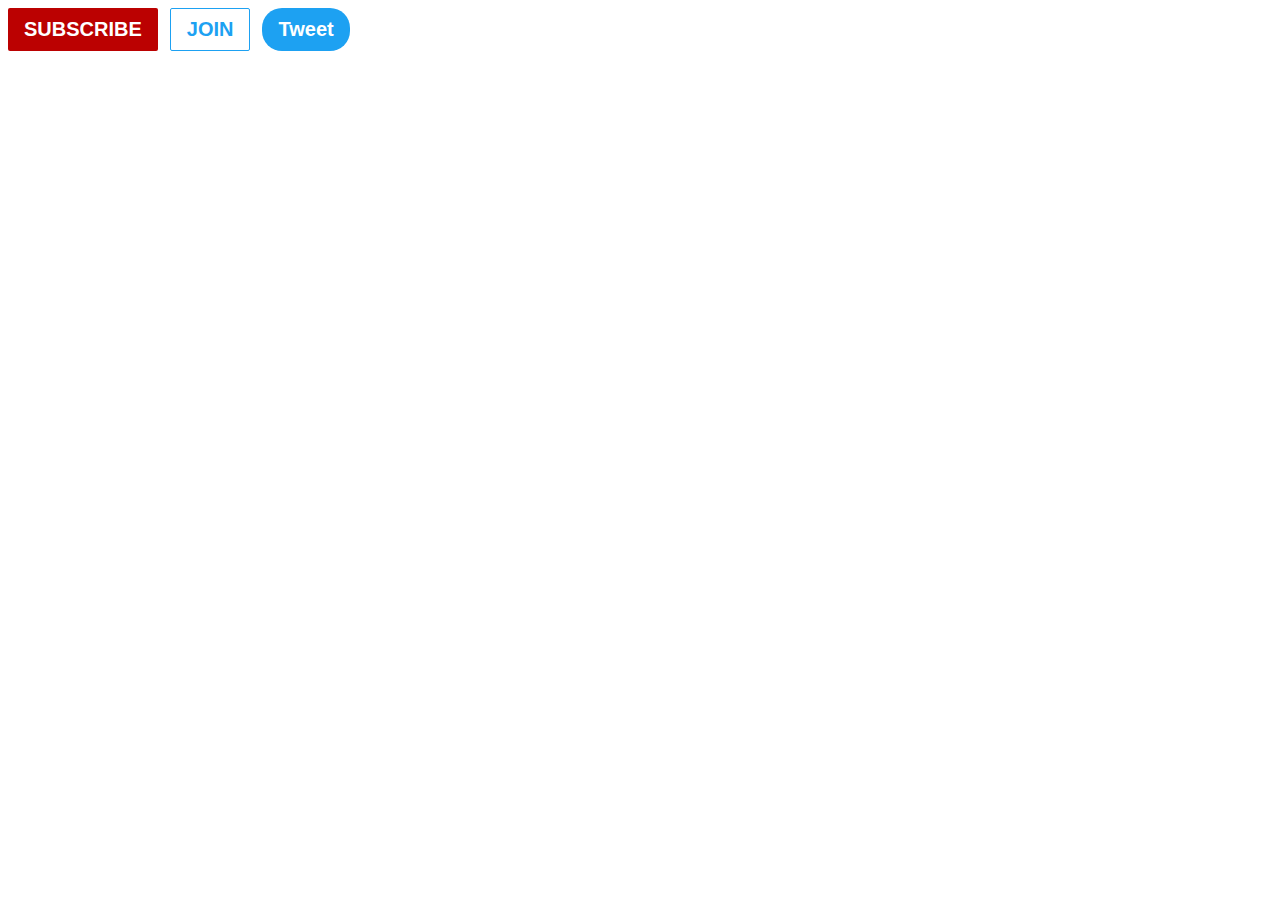
<file: intro-to-html/index.html>
<!DOCTYPE html>
<html lang="en">
<head>
  <meta charset="UTF-8">
  <meta name="viewport" content="width=device-width, initial-scale=1.0">
  <link rel="stylesheet" href="styles/style.css">
  <title>HTML and CSS practice</title>
</head>
<body>
    <button class="btn-1">
      SUBSCRIBE
    </button> 

    <button class="btn-2">
      JOIN
    </button> 

    <button class="btn-3">
      Tweet
    </button>
</body>
</html>
</file>
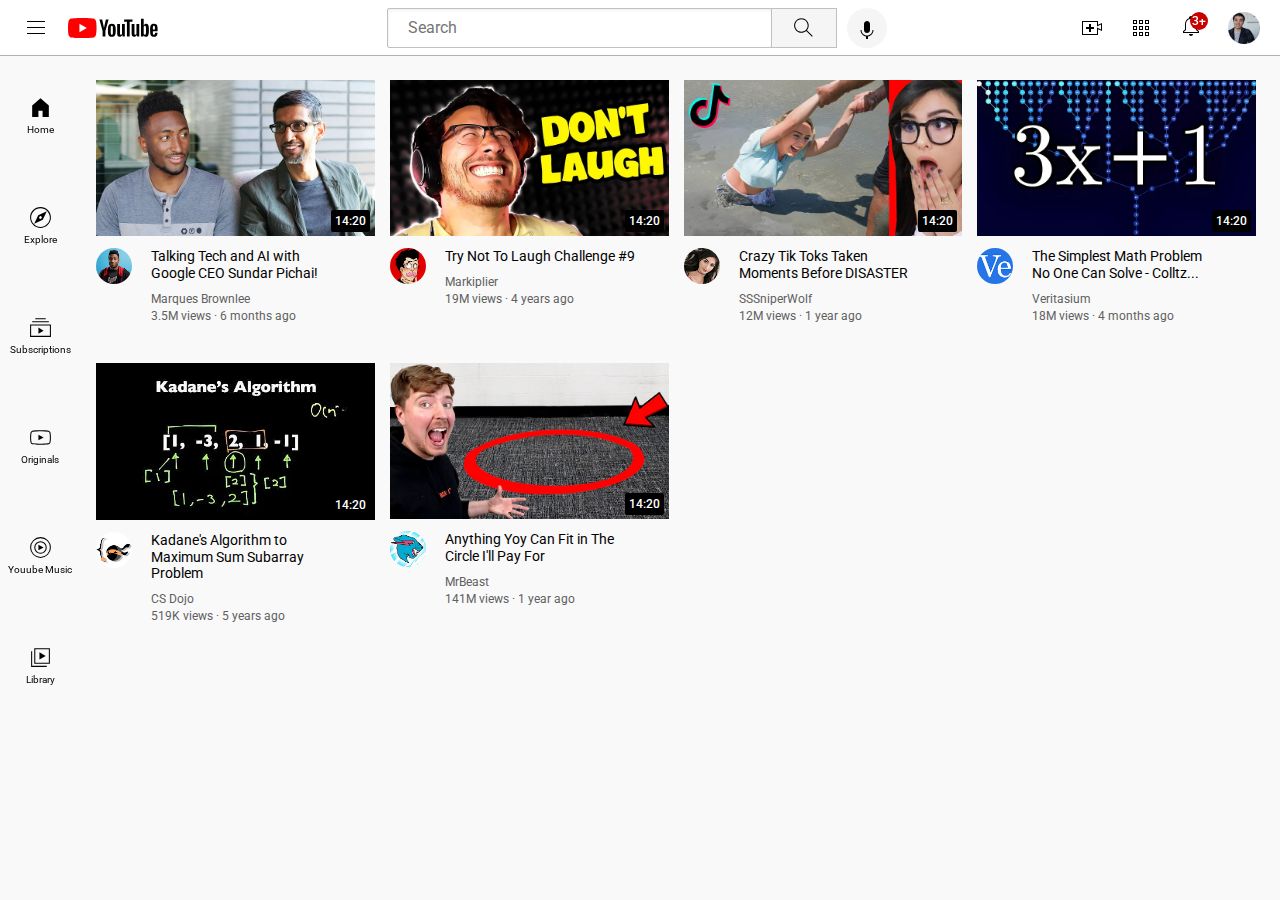
<file: youtube.html>
<!DOCTYPE html>
<html lang="en">
<head>
  <meta charset="UTF-8">
  <meta name="viewport" content="width=device-width, initial-scale=1.0">
  <link rel="preconnect" href="https://fonts.googleapis.com">
<link rel="preconnect" href="https://fonts.gstatic.com" crossorigin>
<link href="https://fonts.googleapis.com/css2?family=Roboto:wght@400;700&display=swap" rel="stylesheet">
<link rel="stylesheet" href="style-2/video.css">
<link rel="stylesheet" href="style-2/general.css">
<link rel="stylesheet" href="style-2/header.css">
<link rel="stylesheet" href="style-2/side.css">
  <title>YouTube.come Clone</title>
</head>
<body>
  <div class="header">

    <div class="left-section">
      <img class="ham-menu" src="icons/hamburger-menu.svg" alt="">
      <img class="youtube-logo" src="icons/youtube-logo.svg" alt="">
    </div>

    <div class="middle-section">
      <input class="search-bar" type="text" placeholder="Search">
      <button class="search-btn">
        <img src="icons/search.svg" alt="">
        <div class="tooltip">Search</div>
      </button>
      <button class="voice-btn">
        <img src="icons/voice-search-icon.svg" alt="">
        <div class="tooltip">Search with your voice</div>
      </button>
    </div>

    <div class="right-section">
      <div class="upload-icon-container">
        <img class="upload" src="icons/upload.svg" alt="">
        <div class="tooltip">Create</div>
      </div>
      
      <img class="yt-apps" src="icons/youtube-apps.svg" alt="">
      <div class="notifications">
        <img class="notification" src="icons/notifications.svg" alt="">
        <div class="curr-notifications">3+</div>
      </div>
      <img class="curr-user-icon" src="channel-pictures/my-channel.jpeg" alt="">
    </div>

  </div>

  <div class="side-bar">
    <div class="sidebar-link">
      <img src="sidebar-icons/home.svg" alt="">
      <div>Home</div>
    </div>
    <div class="sidebar-link">
      <img src="sidebar-icons/explore.svg" alt="">
      <div>Explore</div>
    </div>
    <div class="sidebar-link">
      <img src="sidebar-icons/subscriptions.svg" alt="">
      <div>Subscriptions</div>
    </div>
    <div class="sidebar-link">
      <img src="sidebar-icons/originals.svg" alt="">
      <div>Originals</div>
    </div>
    <div class="sidebar-link">
      <img src="sidebar-icons/youtube-music.svg" alt="">
      <div>Youube Music</div>
    </div>
    <div class="sidebar-link">
      <img src="sidebar-icons/library.svg" alt="">
      <div>Library</div>
    </div>
  </div>
  
  <div class="video-grid">
    <div class="video-preview">
      <div class="thumbnail-row">
        <img class="thumbnail" src="thumbnail/thumbnail-1.webp" alt="">
        <div class="video-time">14:20</div>
      </div>
      <div class="video-info-grid">
        <div class="channel-picture">
          <img class="profile-pic" src="channel-pictures/channel-1.jpeg" alt="">
        </div>
        <div class="video-info">
          <p class="video-title">Talking Tech and AI with Google CEO 
            Sundar Pichai!
          </p>
          <p class="video-author">
            Marques Brownlee
          </p>
          <p class="video-stats">
            3.5M views &#183; 6 months ago 
          </p>
        </div>
      </div>
    </div>
  
    <div class="video-preview">
      <div class="thumbnail-row">
        <img class="thumbnail" src="thumbnail/thumbnail-2.webp" alt="">
        <div class="video-time">14:20</div>
      </div>
      <div class="video-info-grid">
        <div class="channel-picture">
          <img class="profile-pic" src="channel-pictures/channel-2.jpeg" alt="">
        </div>
        <div class="video-info">
          <p class="video-title">
            Try Not To Laugh Challenge #9
          </p>
          <p class="video-author">
            Markiplier
          </p>
          <p class="video-stats">
            19M views &#183; 4 years ago 
          </p>
        </div>
      </div>
    </div>
  
  
    <div class="video-preview">
      <div class="thumbnail-row">
        <img class="thumbnail" src="thumbnail/thumbnail-3.webp" alt="">
        <div class="video-time">14:20</div>
      </div>
      <div class="video-info-grid">
        <div class="channel-picture">
          <img class="profile-pic" src="channel-pictures/channel-3.jpeg" alt="">
        </div>
        <div class="video-info">
          <p class="video-title">
            Crazy Tik Toks Taken Moments Before DISASTER
          </p>
          <p class="video-author">
            SSSniperWolf
          </p>
          <p class="video-stats">
           12M views &#183; 1 year ago 
          </p>
        </div>
      </div>
    </div>
  
    <div class="video-preview">
      <div class="thumbnail-row">
        <img class="thumbnail" src="thumbnail/thumbnail-4.webp" alt="">
        <div class="video-time">14:20</div>
      </div>
      <div class="video-info-grid">
        <div class="channel-picture">
          <img class="profile-pic" src="channel-pictures/channel-4.jpeg" alt="">
        </div>
        <div class="video-info">
          <p class="video-title">
            The Simplest Math Problem No One Can Solve - Colltz...
          </p>
          <p class="video-author">
            Veritasium
          </p>
          <p class="video-stats">
            18M views &#183; 4 months ago 
          </p>
        </div>
      </div>
    </div>
  
  
    <div class="video-preview">
      <div class="thumbnail-row">
        <img class="thumbnail" src="thumbnail/thumbnail-5.webp" alt="">
        <div class="video-time">14:20</div>
      </div>
      <div class="video-info-grid">
        <div class="channel-picture">
          <img class="profile-pic" src="channel-pictures/channel-5.jpeg" alt="">
        </div>
        <div class="video-info">
          <p class="video-title">
            Kadane's Algorithm to Maximum Sum Subarray Problem
          </p>
          <p class="video-author">
            CS Dojo
          </p>
          <p class="video-stats">
            519K views &#183; 5 years ago 
          </p>
        </div>
      </div>
    </div>
  
    <div class="video-preview">
      <div class="thumbnail-row">
        <img class="thumbnail" src="thumbnail/thumbnail-6.webp" alt="">
        <div class="video-time">14:20</div>
      </div>
      <div class="video-info-grid">
        <div class="channel-picture">
          <img class="profile-pic" src="channel-pictures/channel-6.jpeg" alt="">
        </div>
        <div class="video-info">
          <p class="video-title">
            Anything Yoy Can Fit in The Circle I'll Pay For
          </p>
          <p class="video-author">
            MrBeast
          </p>
          <p class="video-stats">
            141M views &#183; 1 year ago 
          </p>
        </div>
      </div>
    </div>
  </div>
  
</body>
</html>
</file>
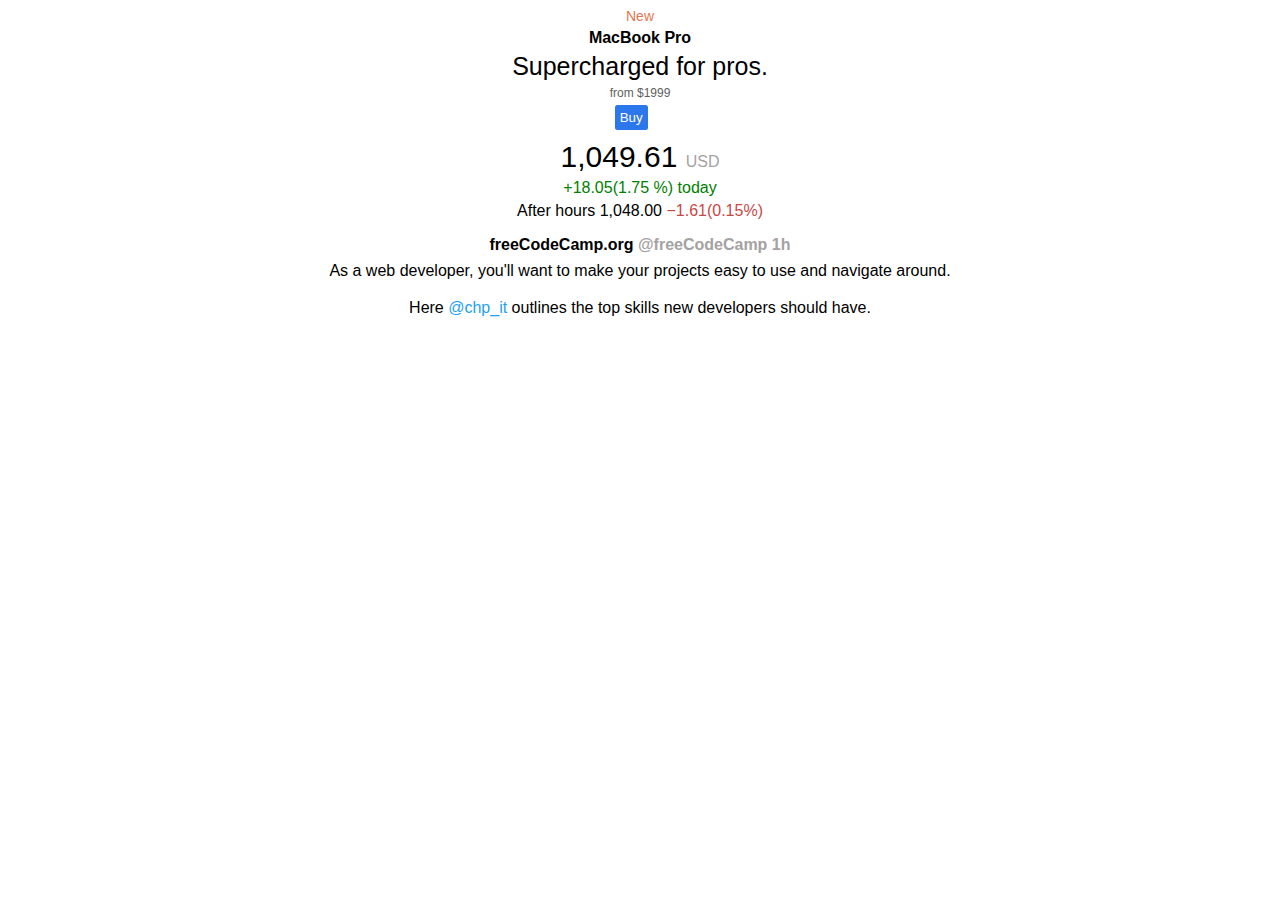
<file: intro-to-html/exer1.html>
<!DOCTYPE html>
<html lang="en">
<head>
  <meta charset="UTF-8">
  <meta name="viewport" content="width=device-width, initial-scale=1.0">
  <title>Document</title>
  <style>
    p {
      font-family: Arial;
      text-align: center;
      margin-top: 0;
    }

    .hot {
      color: rgb(223, 118, 79);
      font-size: 14px;
      margin-bottom: 5px;
    }

    .text-mac {
      font-weight: bold;
      margin-bottom: 5px;
    }

    .text-super {
      font-size: 25px;
      margin-bottom: 5px;
    }

    .price {
      color: rgb(96, 96, 96);
      font-size: 12px;
      margin-bottom: 5px;
    }
    
    .btn{
      background: rgb(45, 119, 237);
      color: #fff;
      padding: 5px;
      border: none;
      border-radius: 2.5px;
      margin-left: 48%;
    }

    .earlier {
      margin-top: 10px;
      margin-bottom: 5px;
    }

    .influx {
      color: green;
      margin-top: 0;
      margin-bottom: 5px;
    }

    .map1 {
      font-size: 30px;
    }

    .map {
      color: rgb(165, 162, 162);
    }

    .after {
      color: rgb(199, 72, 72);
    }

    .para-1 {
      font-weight: bold;
      margin-bottom: 5px;
    }

    .span-1 {
      color: rgb(165, 162, 162);
    }

    .para-2 {
      text-align: center;
      line-height: 1.5;
    }

    .span-2 {
      color: #1da1f2;
    }
  </style>
</head>
<body>
  <p class="hot">
    New
  </p> 

  <p class="text-mac">
    MacBook Pro
  </p>

  <p class="text-super">
    Supercharged for pros.
  </p>

  <p class="price">from $1999</p>

  <button class="btn">Buy</button>

  <p class="earlier">
    <span class="map1">1,049.61 </span> <span class="map">USD</span>
  </p>

  <p class="influx">
    &#43;18.05(1.75	&#37;) today
  </p>

  <p>After hours 1,048.00 <span class="after">&#8722;1.61(0.15&#37;)</span> </p>

  <p class="para-1">
    freeCodeCamp.org <span class="span-1">@freeCodeCamp 1h</span>
  </p>

  <p class="para-2">
    As a web developer, you'll want to make your projects easy to use and
    navigate around.
  </p>

  <p class="para-3">
    Here <span class="span-2">@chp_it </span>outlines the top skills new developers should have.
  </p>
  
</body>
</html>
</file>
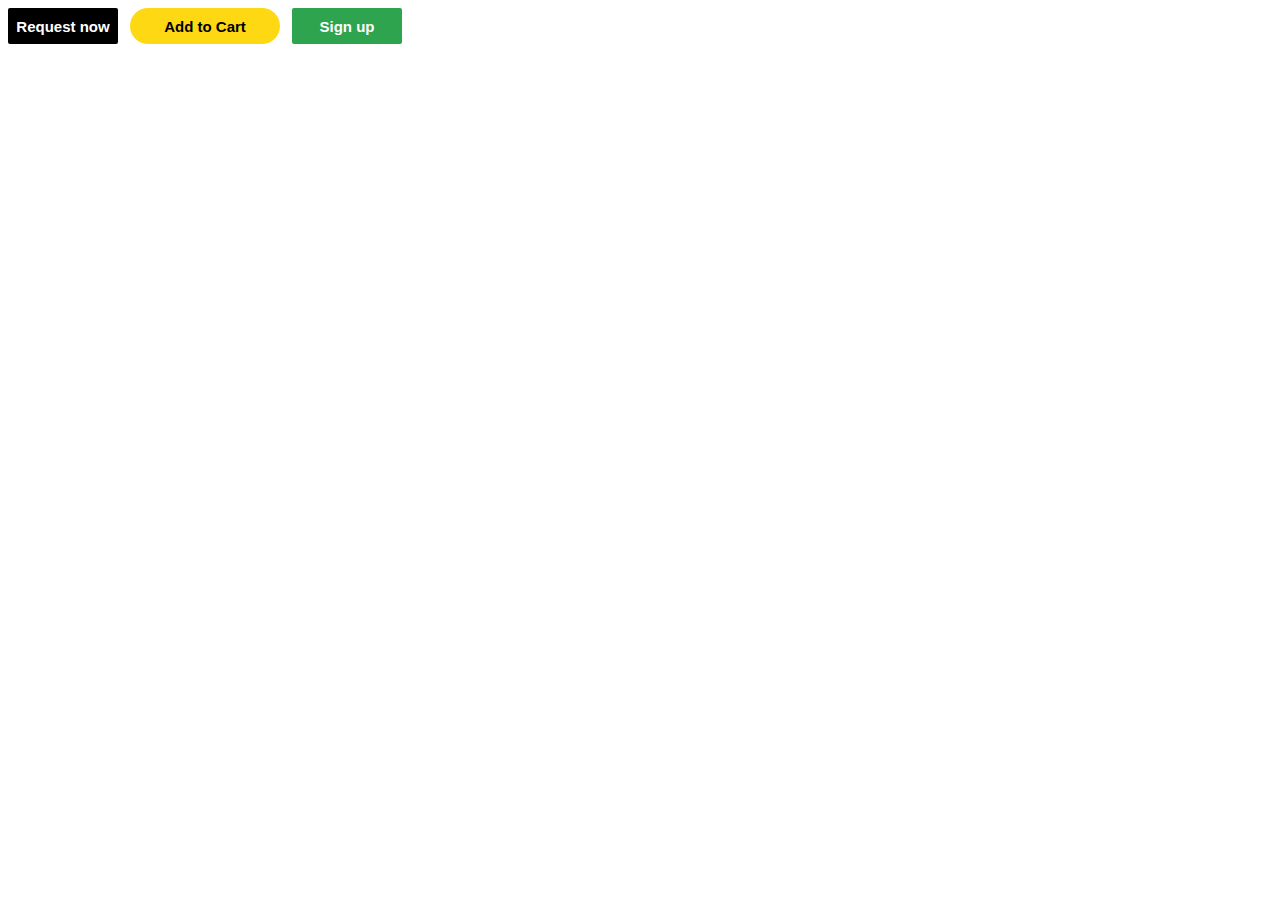
<file: intro-to-html/exercise.html>
<!DOCTYPE html>
<html lang="en">
<head>
  <meta charset="UTF-8">
  <meta name="viewport" content="width=device-width, initial-scale=1.0">
  <title>html and css</title>
  <link rel="stylesheet" href="styles/exercise.css">
</head>
<body>
<button class="uber-btn">
  Request now
</button> 

<button class="amazon-btn">
  Add to Cart
</button>  

<button class="github-btn">
  Sign up
</button>
  
</body>
</html>
</file>
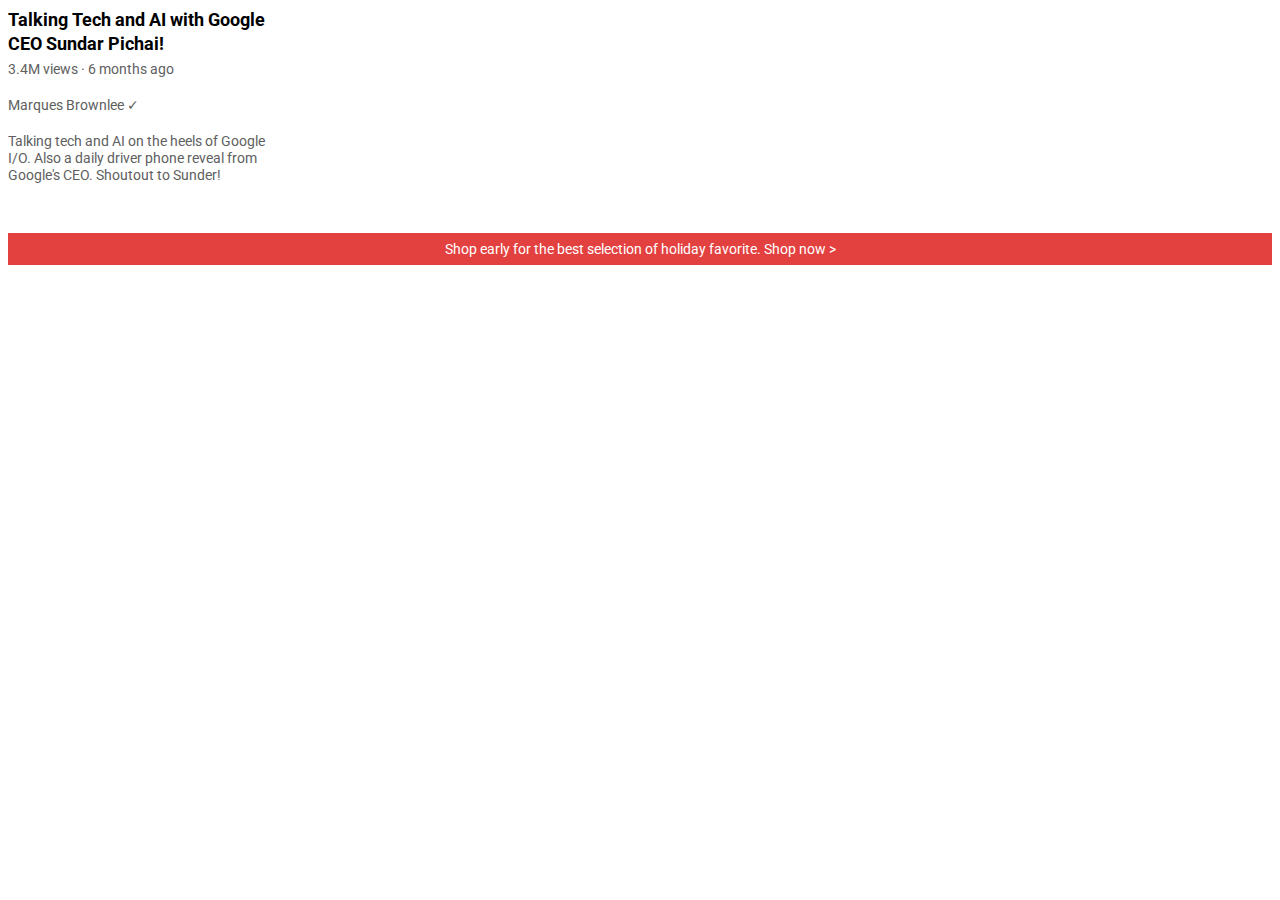
<file: intro-to-html/text.html>
<!DOCTYPE html>
<html lang="en">
<head>
  <meta charset="UTF-8">
  <meta name="viewport" content="width=device-width, initial-scale=1.0">
  <link rel="preconnect" href="https://fonts.googleapis.com">
  <link rel="preconnect" href="https://fonts.gstatic.com" crossorigin>
  <link href="https://fonts.googleapis.com/css2?family=Roboto:wght@400;700&display=swap" rel="stylesheet">
  <link rel="stylesheet" href="styles/text.css">
  <title>Document</title>
</head>
<body>
  <p class="video-title">
    Talking Tech and AI with Google CEO Sundar Pichai!
  </p>

  <p class="video-stats">
    3.4M views &#183; 6 months ago
  </p>

  <p class="video-author">
    Marques Brownlee &#10003; 
  </p>

  <p class="video-desc">
    Talking tech and AI on the heels of Google I/O.
    Also a daily driver phone reveal from Google's CEO.
    Shoutout to Sunder!
  </p>
  
  <p class="apple-msg">
    Shop early for the best selection of holiday favorite. <a href="">Shop now &#62;</a>
  </p>
</body>
</html>
</file>
<file: intro-to-html/styles/style.css>
.btn-1{
      padding: 10px 16px;
      /* padding-bottom: 10px;
      padding-left: 16px;
      padding-right: 16px; */
      background: rgb(187, 1, 1);
      color: #fff;
      font-size: 20px;
      font-weight: bold;
      border: none;
      cursor: pointer;
      border-radius: 2px;
      margin-right: 8px;
      transition: opacity 0.15s;
    }

    .btn-1:hover {
      opacity: 0.8;
    }

    .btn-1:active {
      opacity: 0.2;
    }

  .btn-2 {
    padding: 9px 16px;
    background: #fff;
    color: 	#1DA1F2;
    border: 1px solid #1da1f2;
    font-size: 20px;
    font-weight: bold;
    cursor: pointer;
    border-radius: 2px;
    margin-right: 8px;
    transition: background 0.15s, color 0.15s;
  }

  .btn-2:hover {
    background: #1da1f2;
    color: #fff;
  }
  .btn-2:active {
    opacity: 0.5;
  }
  

  .btn-3 {
    padding: 10px 16px;
    background: #1da1f2;
    color: #fff;
    font-size: 20px;
    font-weight: bold;
    cursor: pointer;
    border: none;
    border-radius: 20px;
    transition: box-shadow 0.15s;
  }

  .btn-3:hover {
    box-shadow: 5px 5px 10px rgba(0, 0, 0, 0.15);
  }
</file>
<file: style-2/video.css>
.video-grid {
  display: grid;
  grid-template-columns: 1fr 1fr 1fr;
  column-gap: 15px;
  row-gap: 40px;
 }

@media (max-width: 750px){
  .video-grid {
    grid-template-columns: 1fr 1fr;
  }
}

@media (min-width: 1000px) {
  .video-grid {
    grid-template-columns: 1fr 1fr 1fr 1fr;
  }
}

 .thumbnail {
  width: 100%;
  /* object-fit: contain;
  object-position: bottom;
  border: 1px solid red; */
 }

 .thumbnail-row {
  margin-bottom: 8px;
  position: relative;
 }

 .video-info-grid {
  display: grid;
  grid-template-columns: 50px 1fr;
  column-gap: 5px;
 }

 .channel-picture {
   /* display: inline-block; */
   /* width: 50px;
   vertical-align: top; */
 }

 .video-info{
  /* display: inline-block; */
  /* width: 200px; */
 }

 .profile-pic {
  width: 36px;
  border-radius: 30px;
 }

 .video-title {
  font-size: 14px;
  font-weight: 400;
  line-height: 1.2;
  width: 190px;
  margin-bottom: 10px;
 }

 .video-author,
 .video-stats {
  color: rgb(96, 96, 96);
  font-size: 12px;
 }

 .video-author {
  margin-bottom: 3px;
 }

 .video-time {
  font-family: Roboto, Arial;
  font-size: 12px;
  font-weight: 500;
  padding: 4px 4px;
  border-radius: 2px;
  background: #000;
  color: #fff;
  position: absolute;
  bottom: 8px;
  right: 5px;
 }
</file>
<file: style-2/general.css>
p{
  font-family: "Roboto", Arial, Helvetica, sans-serif;
  margin-top: 0;
  margin-bottom: 0;
 }

 body {
  margin: 0;
  padding-top: 80px;
  padding-left: 96px;
  padding-right: 24px;
  background-color: rgb(249, 249, 249);
 }
</file>
<file: style-2/header.css>
.header {
  height: 55px;

  display: flex;
  flex-direction: row;
  justify-content: space-between;

  position: fixed;
  top: 0;
  left: 0;
  right: 0;
  z-index: 100;

  background-color: #fff;
  border-bottom: 1px solid rgb(180, 176, 176);
}

.left-section {
  display: flex;
  align-items: center;
}

.middle-section {
  display: flex;
  flex: 1;
  align-items: center;
  margin-left: 70px;
  margin-right: 35px;
  max-width: 500px;
}

.search-bar {
  flex: 1;
  height: 36px;
  padding-left: 10px;
  font-size: 16px;
  border: 1px solid rgb(192, 192, 192);
  border-radius: 2px;
  box-shadow: inset 1px 2px 3px rgba(0, 0, 0, 0.05);
  width: 0;
}

.search-bar::placeholder {
  font-family: Roboto, Arial;
  font-size: 16px;
  padding-left: 10px;
}

.search-btn {
  height: 40px;
  width: 66px;
  background: rgb(245, 245, 245);
  border: 1px solid rgb(192, 192, 192);
  margin-left: -1px;
  margin-right: 10px;
}

.search-btn,
 .voice-btn,
 .upload-icon-container{
  position: relative;
  display: flex;
  align-items: center;
  justify-content: center;
}

.search-btn .tooltip,
.voice-btn .tooltip,
.upload-icon-container .tooltip{
  position: absolute;
  background-color: gray;
  color: #fff;
  padding: 4px 8px;
  border-radius: 2px;
  font-size: 12px;
  bottom: -30px;
  opacity: 0;
  transition: opacity 0.15s;
  pointer-events: none;
  white-space: nowrap;
}

.search-btn:hover .tooltip,
.voice-btn:hover .tooltip,
.upload-icon-container:hover .tooltip{
  opacity: 1;
}

/* .search-btn:hover {
  background: rgb(201, 191, 191);
  border-radius: 50px;
  margin-left: 5px;
} */

.search-btn> img{
  width: 25px;
}

.voice-btn {
  height: 40px;
  width: 40px;
  border-radius: 20px;
  border: none;
  background: rgb(245, 245, 245);
} 

/* .voice-btn .tooltip {
  position: absolute;
  background-color: gray;
  color: #fff;
  padding: 4px 8px;
  border-radius: 2px;
  font-size: 12px;
  bottom: -30px;
  opacity: 0;
  transition: opacity 0.15s;
  pointer-events: none;
}

.voice-btn:hover .tooltip {
  opacity: 1;
} */

.voice-btn > img {
  height: 24px;
  margin-top: 4px;
} 

.right-section {
  margin-right: 20px;
  width: 180px;
  display: flex;
  align-items: center;
  justify-content: space-between;
  flex-shrink: 0;
}

.ham-menu {
  height: 24px;
  margin-left: 24px;
  margin-right: 20px;
}

.youtube-logo {
  height: 20px;
} 

.upload {
  height: 24px;
}

.yt-apps {
  height: 24px;
}

.notification {
  height: 24px;
}

.curr-user-icon {
  height: 32px;
  border-bottom: 16px;
}

.notifications {
  position: relative;
}

.curr-notifications {
  font-family: Roboto, Arial;
  font-size: 12px;
  font-weight: 500;
  border-radius: 10px;
  background: rgb(200, 0, 0);
  color: #fff;
  padding: 2px 2px;
  position: absolute;
  top: -2px;
  right: -5px;
}
</file>
<file: style-2/side.css>
.side-bar {
position: fixed;
left: 0;
bottom: 0;
top: 55px;
width: 80px;
z-index: 200;
padding-top: 5px;
}

.sidebar-link {
  display: flex;
  justify-content: center;
  align-items: center;
  flex-direction: column;
  height: 110px;
}

.sidebar-link:hover{
  background: rgb(235, 235, 235);
  cursor: pointer;
}

.sidebar-link img {
  margin-bottom: 4px;
  height: 25px;
}

.sidebar-link div {
  font-family: Roboto, Arial;
  font-size: 10px;

}
</file>
<file: intro-to-html/styles/exercise.css>
.uber-btn{
  height: 36px;
  width: 110px;
  background: #000;
  color: #fff;
  border: none;
  border-radius: 2px;
  font-size: 15px;
  font-weight: bold;
  margin-right: 8px;
}

.amazon-btn {
  height: 36px;
  width: 150px;
  background: rgba(255, 216, 20);
  border: none;
  border-radius: 18px;
  font-size: 15px;
  font-weight: bold;
  margin-right: 8px;
}

.github-btn {
  height: 36px;
  width: 110px;
  background: rgb(46, 164, 79);
  color: #fff;
  border: none;
  border-radius: 2px;
  font-size: 15px;
  font-weight: bold;
}
</file>
<file: intro-to-html/styles/text.css>
p {
      font-family: "Roboto";
      margin-top: 0;
      margin-bottom: 0;
    }
    .video-title {
      font-weight: bold;
      font-size: 18px;
      width: 280px ;
      line-height: 24px;
      margin-bottom: 5px;
    }

    .video-stats {
      font-size: 14px;
      color: rgb(96, 96, 96);
      margin-bottom: 20px;
    }

    .video-author {
      font-size: 14px;
      color: rgb(96, 96, 96);
      margin-bottom: 20px;
    }

    .video-desc {
      font-size: 14px;
      color: rgb(96, 96, 96);
      width: 280px;
      line-height: 1.2;
      margin-bottom: 50px;
    }

    .apple-msg {
      font-size: 14px;
      color: #fff;
      background: rgb(227, 65, 64);
      padding: 8px;
      text-align: center;
    }

    a {
      color: #fff;
      text-decoration: none;
    }

    a:hover {
      cursor: pointer;
      text-decoration: underline;
    }
</file>
